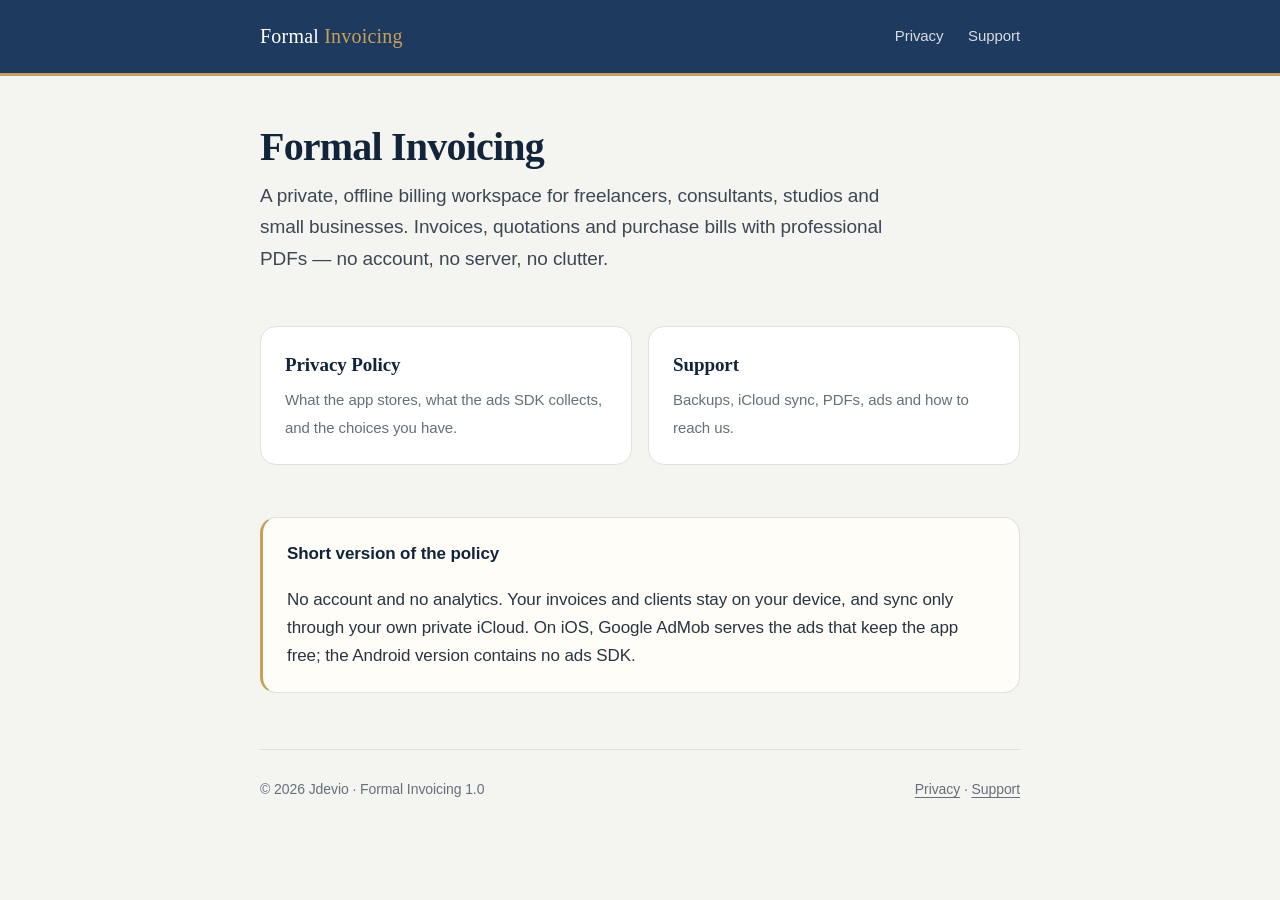
<file: index.html>
<!doctype html>
<html lang="en">
<head>
<meta charset="utf-8">
<meta name="viewport" content="width=device-width, initial-scale=1">
<title>Formal Invoicing — Privacy and Support</title>
<meta name="description" content="Privacy policy and support for Formal Invoicing, the offline invoicing app for iPhone, iPad and Android.">
<link rel="stylesheet" href="assets/style.css">
</head>
<body>
<header class="site">
  <div class="wrap">
    <a class="brand" href="./">Formal <span>Invoicing</span></a>
    <nav class="site">
      <a href="privacy/">Privacy</a>
      <a href="support/">Support</a>
    </nav>
  </div>
</header>

<main class="wrap">
  <h1>Formal Invoicing</h1>
  <p class="lede">A private, offline billing workspace for freelancers, consultants, studios and small businesses. Invoices, quotations and purchase bills with professional PDFs — no account, no server, no clutter.</p>

  <div class="grid">
    <a class="card" href="privacy/">
      <strong>Privacy Policy</strong>
      <span>What the app stores, what the ads SDK collects, and the choices you have.</span>
    </a>
    <a class="card" href="support/">
      <strong>Support</strong>
      <span>Backups, iCloud sync, PDFs, ads and how to reach us.</span>
    </a>
  </div>

  <div class="card callout">
    <h3>Short version of the policy</h3>
    <p style="margin-bottom:0">No account and no analytics. Your invoices and clients stay on your device, and sync only through your own private iCloud. On iOS, Google AdMob serves the ads that keep the app free; the Android version contains no ads SDK.</p>
  </div>

  <footer class="site">
    <div class="row">
      <span>© 2026 Jdevio · Formal Invoicing 1.0</span>
      <span><a href="privacy/">Privacy</a> · <a href="support/">Support</a></span>
    </div>
  </footer>
</main>
</body>
</html>
</file>
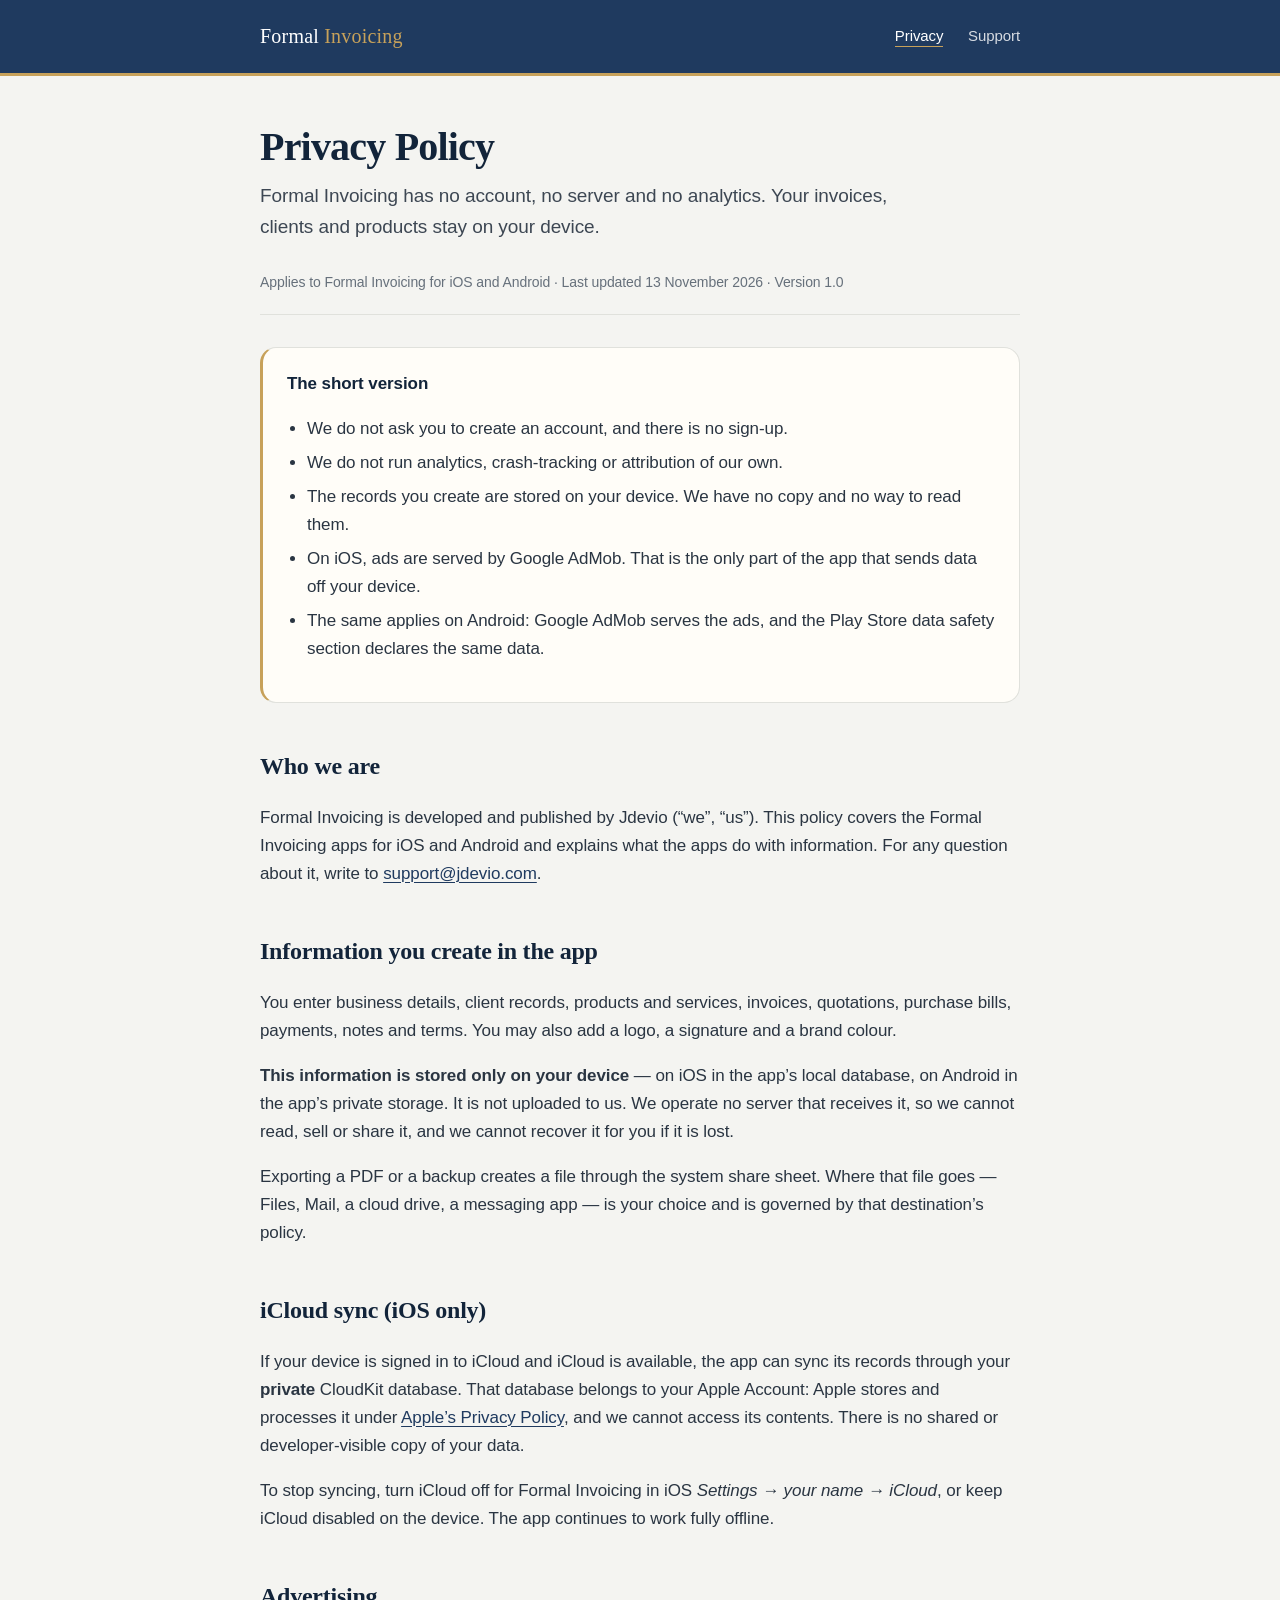
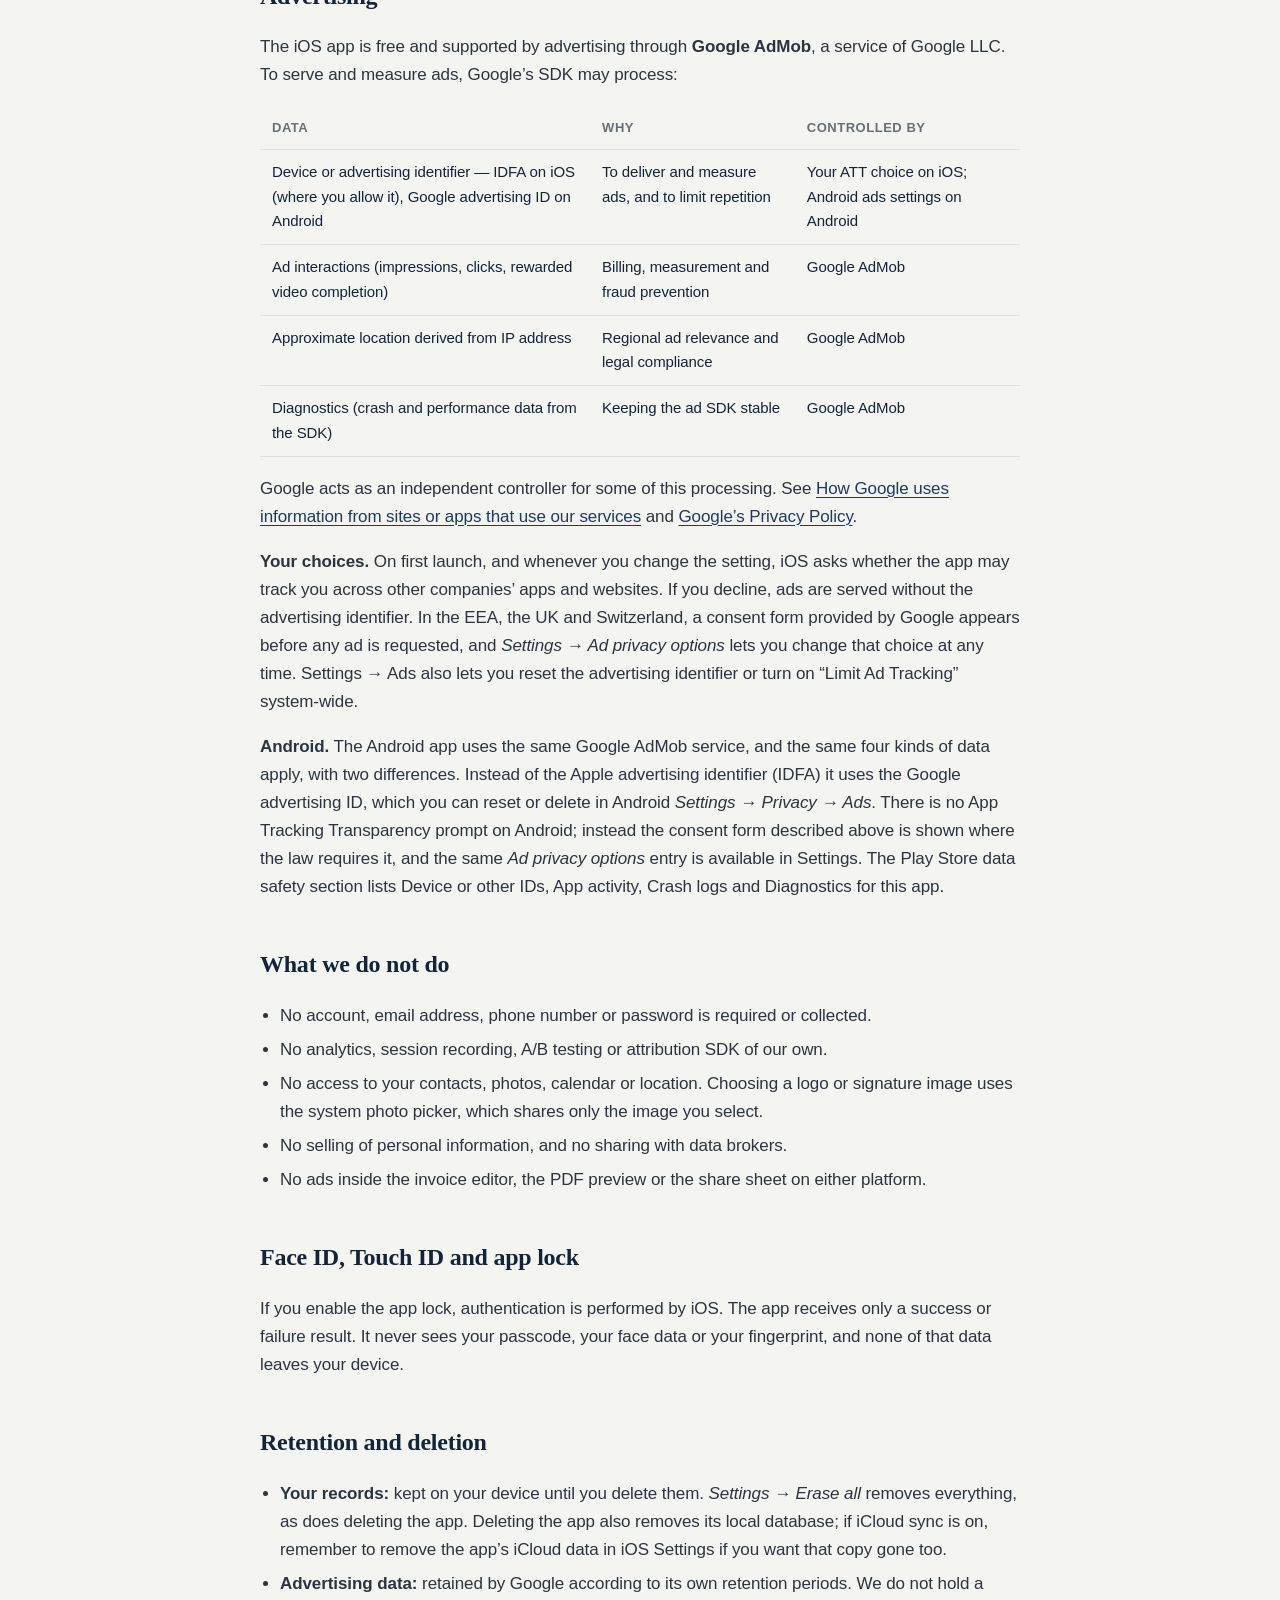
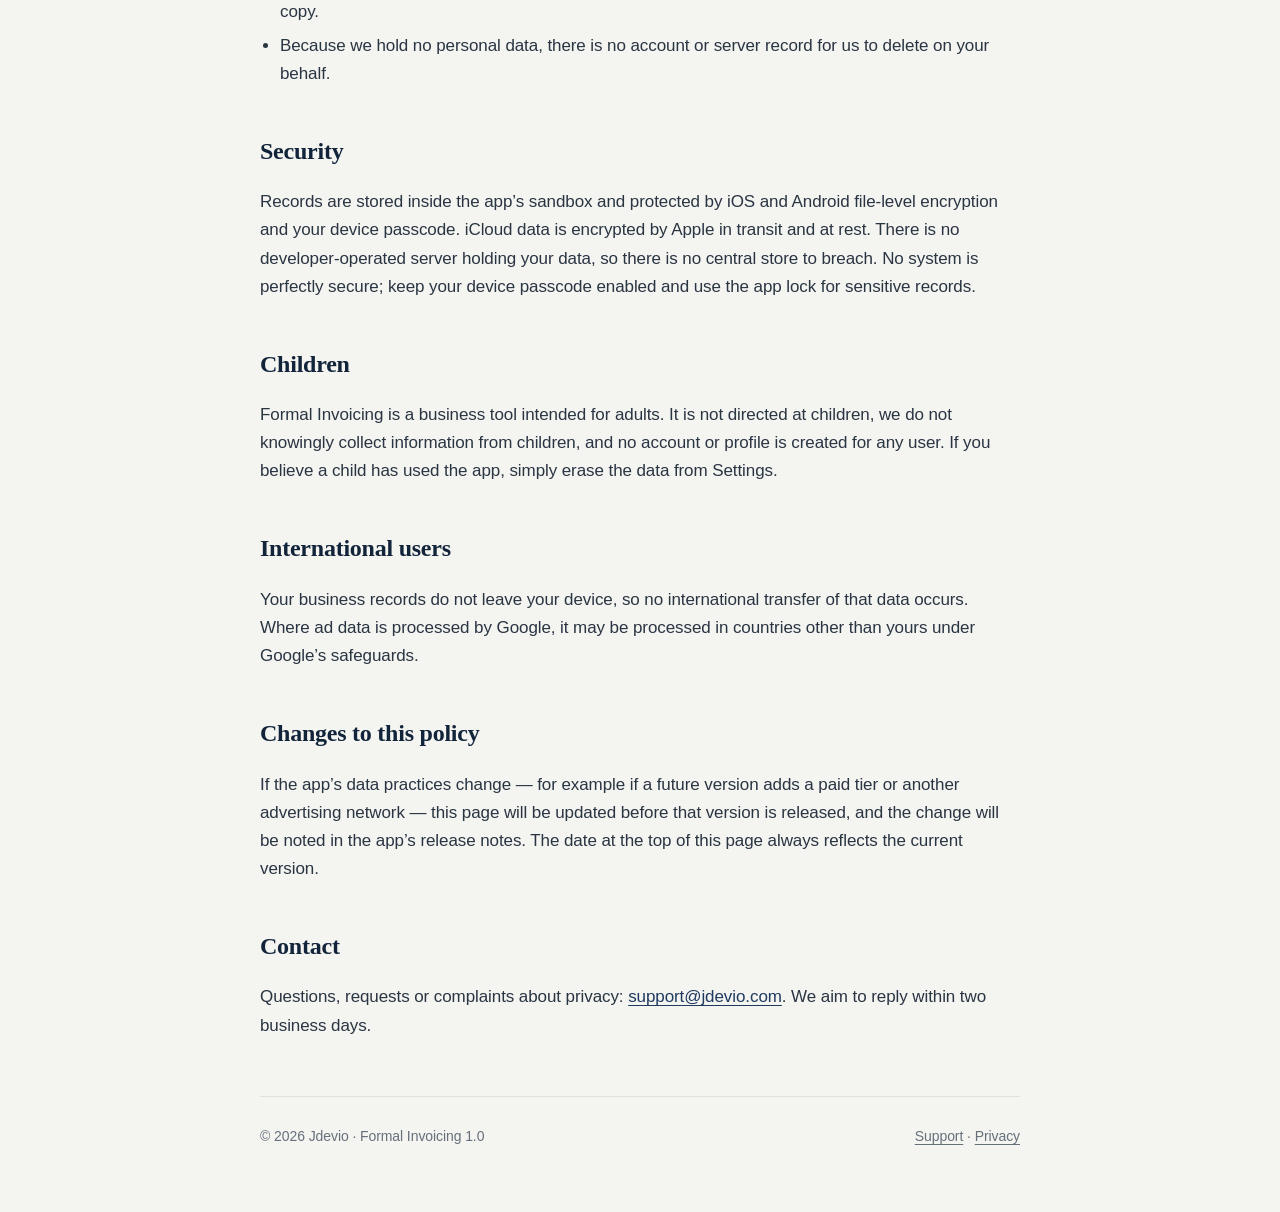
<file: privacy/index.html>
<!doctype html>
<html lang="en">
<head>
<meta charset="utf-8">
<meta name="viewport" content="width=device-width, initial-scale=1">
<title>Privacy Policy — Formal Invoicing</title>
<meta name="description" content="How Formal Invoicing handles your data: no account, no analytics, your records stay on your device.">
<link rel="stylesheet" href="../assets/style.css">
</head>
<body>
<header class="site">
  <div class="wrap">
    <a class="brand" href="../">Formal <span>Invoicing</span></a>
    <nav class="site">
      <a href="./" aria-current="page">Privacy</a>
      <a href="../support/">Support</a>
    </nav>
  </div>
</header>

<main class="wrap">
  <h1>Privacy Policy</h1>
  <p class="lede">Formal Invoicing has no account, no server and no analytics. Your invoices, clients and products stay on your device.</p>
  <p class="meta">Applies to Formal Invoicing for iOS and Android · Last updated 13 November 2026 · Version 1.0</p>

  <div class="card callout">
    <h3>The short version</h3>
    <ul>
      <li>We do not ask you to create an account, and there is no sign-up.</li>
      <li>We do not run analytics, crash-tracking or attribution of our own.</li>
      <li>The records you create are stored on your device. We have no copy and no way to read them.</li>
      <li>On iOS, ads are served by Google AdMob. That is the only part of the app that sends data off your device.</li>
      <li>The same applies on Android: Google AdMob serves the ads, and the Play Store data safety section declares the same data.</li>
    </ul>
  </div>

  <h2>Who we are</h2>
  <p>Formal Invoicing is developed and published by Jdevio (“we”, “us”). This policy covers the Formal Invoicing apps for iOS and Android and explains what the apps do with information. For any question about it, write to <a href="mailto:support@jdevio.com">support@jdevio.com</a>.</p>

  <h2>Information you create in the app</h2>
  <p>You enter business details, client records, products and services, invoices, quotations, purchase bills, payments, notes and terms. You may also add a logo, a signature and a brand colour.</p>
  <p><strong>This information is stored only on your device</strong> — on iOS in the app’s local database, on Android in the app’s private storage. It is not uploaded to us. We operate no server that receives it, so we cannot read, sell or share it, and we cannot recover it for you if it is lost.</p>
  <p>Exporting a PDF or a backup creates a file through the system share sheet. Where that file goes — Files, Mail, a cloud drive, a messaging app — is your choice and is governed by that destination’s policy.</p>

  <h2>iCloud sync (iOS only)</h2>
  <p>If your device is signed in to iCloud and iCloud is available, the app can sync its records through your <strong>private</strong> CloudKit database. That database belongs to your Apple Account: Apple stores and processes it under <a href="https://www.apple.com/legal/privacy/">Apple’s Privacy Policy</a>, and we cannot access its contents. There is no shared or developer-visible copy of your data.</p>
  <p>To stop syncing, turn iCloud off for Formal Invoicing in iOS <em>Settings → your name → iCloud</em>, or keep iCloud disabled on the device. The app continues to work fully offline.</p>

  <h2>Advertising</h2>
  <p>The iOS app is free and supported by advertising through <strong>Google AdMob</strong>, a service of Google LLC. To serve and measure ads, Google’s SDK may process:</p>
  <table>
    <thead><tr><th>Data</th><th>Why</th><th>Controlled by</th></tr></thead>
    <tbody>
      <tr><td>Device or advertising identifier — IDFA on iOS (where you allow it), Google advertising ID on Android</td><td>To deliver and measure ads, and to limit repetition</td><td>Your ATT choice on iOS; Android ads settings on Android</td></tr>
      <tr><td>Ad interactions (impressions, clicks, rewarded video completion)</td><td>Billing, measurement and fraud prevention</td><td>Google AdMob</td></tr>
      <tr><td>Approximate location derived from IP address</td><td>Regional ad relevance and legal compliance</td><td>Google AdMob</td></tr>
      <tr><td>Diagnostics (crash and performance data from the SDK)</td><td>Keeping the ad SDK stable</td><td>Google AdMob</td></tr>
    </tbody>
  </table>
  <p>Google acts as an independent controller for some of this processing. See <a href="https://policies.google.com/technologies/partner-sites">How Google uses information from sites or apps that use our services</a> and <a href="https://policies.google.com/privacy">Google’s Privacy Policy</a>.</p>
  <p><strong>Your choices.</strong> On first launch, and whenever you change the setting, iOS asks whether the app may track you across other companies’ apps and websites. If you decline, ads are served without the advertising identifier. In the EEA, the UK and Switzerland, a consent form provided by Google appears before any ad is requested, and <em>Settings → Ad privacy options</em> lets you change that choice at any time. Settings → Ads also lets you reset the advertising identifier or turn on “Limit Ad Tracking” system-wide.</p>
  <p><strong>Android.</strong> The Android app uses the same Google AdMob service, and the same four kinds of data apply, with two differences. Instead of the Apple advertising identifier (IDFA) it uses the Google advertising ID, which you can reset or delete in Android <em>Settings → Privacy → Ads</em>. There is no App Tracking Transparency prompt on Android; instead the consent form described above is shown where the law requires it, and the same <em>Ad privacy options</em> entry is available in Settings. The Play Store data safety section lists Device or other IDs, App activity, Crash logs and Diagnostics for this app.</p>

  <h2>What we do not do</h2>
  <ul>
    <li>No account, email address, phone number or password is required or collected.</li>
    <li>No analytics, session recording, A/B testing or attribution SDK of our own.</li>
    <li>No access to your contacts, photos, calendar or location. Choosing a logo or signature image uses the system photo picker, which shares only the image you select.</li>
    <li>No selling of personal information, and no sharing with data brokers.</li>
    <li>No ads inside the invoice editor, the PDF preview or the share sheet on either platform.</li>
  </ul>

  <h2>Face ID, Touch ID and app lock</h2>
  <p>If you enable the app lock, authentication is performed by iOS. The app receives only a success or failure result. It never sees your passcode, your face data or your fingerprint, and none of that data leaves your device.</p>

  <h2>Retention and deletion</h2>
  <ul>
    <li><strong>Your records:</strong> kept on your device until you delete them. <em>Settings → Erase all</em> removes everything, as does deleting the app. Deleting the app also removes its local database; if iCloud sync is on, remember to remove the app’s iCloud data in iOS Settings if you want that copy gone too.</li>
    <li><strong>Advertising data:</strong> retained by Google according to its own retention periods. We do not hold a copy.</li>
    <li>Because we hold no personal data, there is no account or server record for us to delete on your behalf.</li>
  </ul>

  <h2>Security</h2>
  <p>Records are stored inside the app’s sandbox and protected by iOS and Android file-level encryption and your device passcode. iCloud data is encrypted by Apple in transit and at rest. There is no developer-operated server holding your data, so there is no central store to breach. No system is perfectly secure; keep your device passcode enabled and use the app lock for sensitive records.</p>

  <h2>Children</h2>
  <p>Formal Invoicing is a business tool intended for adults. It is not directed at children, we do not knowingly collect information from children, and no account or profile is created for any user. If you believe a child has used the app, simply erase the data from Settings.</p>

  <h2>International users</h2>
  <p>Your business records do not leave your device, so no international transfer of that data occurs. Where ad data is processed by Google, it may be processed in countries other than yours under Google’s safeguards.</p>

  <h2>Changes to this policy</h2>
  <p>If the app’s data practices change — for example if a future version adds a paid tier or another advertising network — this page will be updated before that version is released, and the change will be noted in the app’s release notes. The date at the top of this page always reflects the current version.</p>

  <h2>Contact</h2>
  <p>Questions, requests or complaints about privacy: <a href="mailto:support@jdevio.com">support@jdevio.com</a>. We aim to reply within two business days.</p>

  <footer class="site">
    <div class="row">
      <span>© 2026 Jdevio · Formal Invoicing 1.0</span>
      <span><a href="../support/">Support</a> · <a href="./">Privacy</a></span>
    </div>
  </footer>
</main>
</body>
</html>
</file>
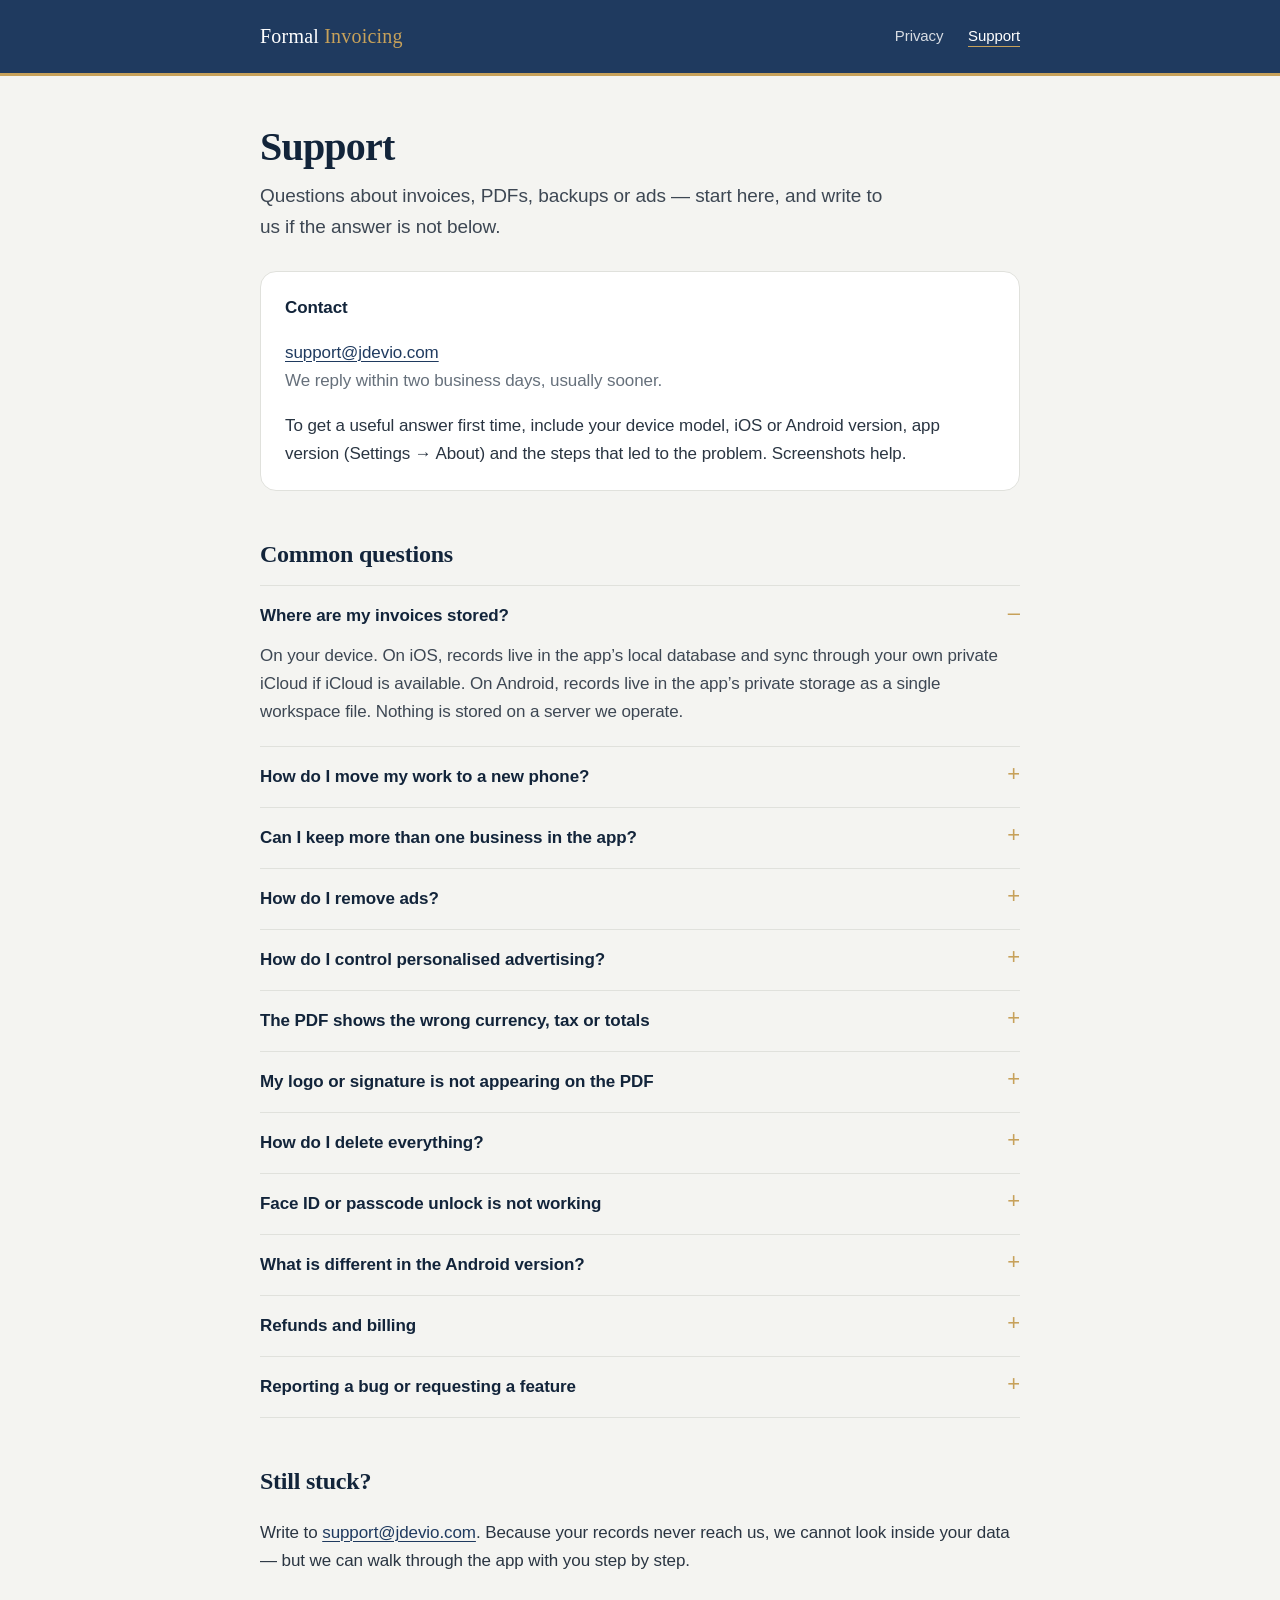
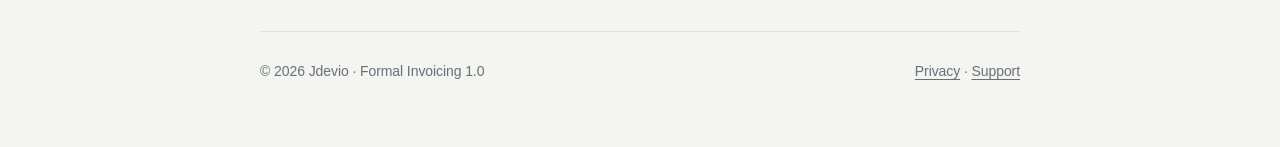
<file: support/index.html>
<!doctype html>
<html lang="en">
<head>
<meta charset="utf-8">
<meta name="viewport" content="width=device-width, initial-scale=1">
<title>Support — Formal Invoicing</title>
<meta name="description" content="Help with Formal Invoicing: backups, iCloud sync, ads, invoices and PDFs.">
<link rel="stylesheet" href="../assets/style.css">
</head>
<body>
<header class="site">
  <div class="wrap">
    <a class="brand" href="../">Formal <span>Invoicing</span></a>
    <nav class="site">
      <a href="../privacy/">Privacy</a>
      <a href="./" aria-current="page">Support</a>
    </nav>
  </div>
</header>

<main class="wrap">
  <h1>Support</h1>
  <p class="lede">Questions about invoices, PDFs, backups or ads — start here, and write to us if the answer is not below.</p>

  <div class="card">
    <h3>Contact</h3>
    <p><a href="mailto:support@jdevio.com?subject=Formal%20Invoicing%20support">support@jdevio.com</a><br>
    <span style="color:#66707b">We reply within two business days, usually sooner.</span></p>
    <p style="margin-bottom:0">To get a useful answer first time, include your device model, iOS or Android version, app version (Settings → About) and the steps that led to the problem. Screenshots help.</p>
  </div>

  <h2>Common questions</h2>

  <details open>
    <summary>Where are my invoices stored?</summary>
    <p>On your device. On iOS, records live in the app’s local database and sync through your own private iCloud if iCloud is available. On Android, records live in the app’s private storage as a single workspace file. Nothing is stored on a server we operate.</p>
  </details>

  <details>
    <summary>How do I move my work to a new phone?</summary>
    <p><strong>iPhone or iPad:</strong> sign in to the same Apple Account with iCloud enabled and the workspace syncs automatically. You can also create a full JSON copy via <em>Settings → Backup</em>, then keep it wherever you keep important files.</p>
    <p><strong>Android:</strong> version 1.0 keeps everything on the device and has no export yet. Use your phone’s system backup or a manufacturer transfer tool before switching devices — and please do not uninstall the app before you have transferred your data.</p>
  </details>

  <details>
    <summary>Can I keep more than one business in the app?</summary>
    <p>Yes. Each business profile has its own clients, documents, catalogue, branding, currency and invoice numbering. Switch profiles from Home or Settings. Records you created before adding a second profile are moved to the first one.</p>
  </details>

  <details>
    <summary>How do I remove ads?</summary>
    <p>On iOS, open <em>Settings → Support the app</em> and watch a short video: ads are hidden for 24 hours across all of your business profiles. There is no purchase and no subscription.</p>
    <p>On Android, the same rewarded video is available in <em>Settings → Support the app</em>. Resetting the advertising ID in Android <em>Settings → Privacy → Ads</em> replaces the identifier used for personalisation; it does not remove ads.</p>
  </details>

  <details>
    <summary>How do I control personalised advertising?</summary>
    <p>On iOS, use <em>Settings → Ad privacy options</em> inside the app, or iOS <em>Settings → Privacy &amp; Security → Tracking</em>. Declining the tracking prompt does not remove ads; it removes the use of the advertising identifier for tracking. You can also reset the identifier in iOS Settings at any time.</p>
  </details>

  <details>
    <summary>The PDF shows the wrong currency, tax or totals</summary>
    <p>Currency is set per business profile in <em>Settings → Business</em>, and existing documents keep the currency they were created with. Tax and discount are configured per line and per document. If a total still looks wrong, check whether shipping or a document-level discount is applied — the invoice summary breaks out subtotal, discount, tax and shipping separately.</p>
  </details>

  <details>
    <summary>My logo or signature is not appearing on the PDF</summary>
    <p>Check <em>Settings → Branding</em>: a logo must be set for the active business profile, and for signatures confirm that “Include signature” is on with a signatory name. Signatures print above the footer, not in the totals block.</p>
  </details>

  <details>
    <summary>How do I delete everything?</summary>
    <p><em>Settings → Data → Erase all</em> removes every record, client, product and document from the device. Deleting the app also removes its local database. If iCloud sync is enabled, also remove the app’s iCloud data in iOS <em>Settings → your name → iCloud</em> so the synced copy is deleted too.</p>
  </details>

  <details>
    <summary>Face ID or passcode unlock is not working</summary>
    <p>Confirm the lock is enabled in <em>Settings → Security</em> and that Face ID is allowed for the app in iOS Settings. If the device passcode changed, re-open the app once and re-enable the lock. Locking out is not permanent — the device passcode always works as a fallback.</p>
  </details>

  <details>
    <summary>What is different in the Android version?</summary>
    <p>Android 1.0 covers invoices, quotations, purchase bills, clients, catalogue, payments, totals, PDF sharing, multiple business profiles, search and filters. Still to come: the receivables aging report and revenue chart, app lock, JSON backup export, custom logo upload and onboarding. We would rather say this plainly than surprise you after install.</p>
  </details>

  <details>
    <summary>Refunds and billing</summary>
    <p>Formal Invoicing is free and has no in-app purchases or subscriptions, so there is nothing to refund. If you see a charge associated with this app, it is not from us — check your Apple or Google purchase history.</p>
  </details>

  <details>
    <summary>Reporting a bug or requesting a feature</summary>
    <p>Email us with the steps to reproduce, your device and OS version, and your app version. Feature requests are read; the roadmap is driven by what small businesses ask for most.</p>
  </details>

  <h2>Still stuck?</h2>
  <p>Write to <a href="mailto:support@jdevio.com?subject=Formal%20Invoicing%20support">support@jdevio.com</a>. Because your records never reach us, we cannot look inside your data — but we can walk through the app with you step by step.</p>

  <footer class="site">
    <div class="row">
      <span>© 2026 Jdevio · Formal Invoicing 1.0</span>
      <span><a href="../privacy/">Privacy</a> · <a href="./">Support</a></span>
    </div>
  </footer>
</main>
</body>
</html>
</file>
<file: assets/style.css>
/* Formal Invoicing — legal & support pages
   Palette lifted from Design/Theme.swift: navy #1F3A5F, deep #12243A,
   gold #C7A15A, warm paper #F4F4F1. */

:root {
  --navy: #1f3a5f;
  --deep: #12243a;
  --gold: #c7a15a;
  --paper: #f4f4f1;
  --card: #ffffff;
  --ink: #12243a;
  --muted: #66707b;
  --line: #e0e1dc;
  --radius: 16px;
}

* { box-sizing: border-box; }

html { -webkit-text-size-adjust: 100%; }

body {
  margin: 0;
  background: var(--paper);
  color: var(--ink);
  font: 17px/1.65 -apple-system, BlinkMacSystemFont, "Segoe UI", Roboto, Helvetica, Arial, sans-serif;
  letter-spacing: -0.005em;
}

a { color: var(--navy); text-decoration-thickness: 1px; text-underline-offset: 3px; }
a:hover { color: var(--deep); }

header.site {
  background: var(--navy);
  color: #fff;
  border-bottom: 3px solid var(--gold);
}

.wrap { width: min(760px, calc(100% - 40px)); margin: 0 auto; }

header.site .wrap {
  display: flex;
  align-items: center;
  justify-content: space-between;
  gap: 16px;
  padding: 20px 0;
}

.brand {
  font-family: ui-serif, Georgia, "Times New Roman", serif;
  font-size: 20px;
  letter-spacing: 0.01em;
  color: #fff;
  text-decoration: none;
  white-space: nowrap;
}

.brand span { color: var(--gold); }

nav.site a {
  color: rgba(255, 255, 255, 0.82);
  text-decoration: none;
  font-size: 15px;
  margin-left: 20px;
  padding-bottom: 2px;
  border-bottom: 1px solid transparent;
}

nav.site a:hover, nav.site a[aria-current="page"] {
  color: #fff;
  border-bottom-color: var(--gold);
}

main { padding: 48px 0 24px; }

h1 {
  font-family: ui-serif, Georgia, "Times New Roman", serif;
  font-size: clamp(30px, 5vw, 40px);
  line-height: 1.15;
  letter-spacing: -0.02em;
  margin: 0 0 10px;
  color: var(--deep);
}

.lede {
  font-size: 19px;
  color: #3d4753;
  margin: 0 0 28px;
  max-width: 60ch;
}

.meta {
  font-size: 14px;
  color: var(--muted);
  margin: 0 0 32px;
  padding-bottom: 20px;
  border-bottom: 1px solid var(--line);
}

h2 {
  font-family: ui-serif, Georgia, "Times New Roman", serif;
  font-size: 24px;
  letter-spacing: -0.01em;
  margin: 44px 0 10px;
  color: var(--deep);
}

h3 { font-size: 17px; margin: 26px 0 8px; }

p, li { color: #2a3542; }

ul { padding-left: 20px; }
li { margin: 6px 0; }

.card {
  background: var(--card);
  border: 1px solid var(--line);
  border-radius: var(--radius);
  padding: 22px 24px;
  margin: 24px 0;
}

.card.callout {
  border-left: 3px solid var(--gold);
  background: #fffdf8;
}

.card h2, .card h3 { margin-top: 0; }

.grid {
  display: grid;
  grid-template-columns: repeat(auto-fit, minmax(240px, 1fr));
  gap: 16px;
  margin: 28px 0;
}

.grid a.card {
  display: block;
  text-decoration: none;
  color: inherit;
  transition: border-color 0.15s ease, transform 0.15s ease;
}

.grid a.card:hover { border-color: var(--gold); transform: translateY(-1px); }

.grid .card strong {
  display: block;
  font-family: ui-serif, Georgia, serif;
  font-size: 19px;
  color: var(--deep);
  margin-bottom: 6px;
}

.grid .card span { color: var(--muted); font-size: 15px; }

details {
  border-top: 1px solid var(--line);
  padding: 16px 0;
}

details:last-of-type { border-bottom: 1px solid var(--line); }

summary {
  cursor: pointer;
  font-weight: 600;
  color: var(--deep);
  list-style: none;
}

summary::-webkit-details-marker { display: none; }

summary::after {
  content: "+";
  float: right;
  color: var(--gold);
  font-weight: 400;
  font-size: 22px;
  line-height: 1;
}

details[open] summary::after { content: "–"; }

details p { margin: 12px 0 4px; color: #3d4753; }

table {
  width: 100%;
  border-collapse: collapse;
  font-size: 15px;
  margin: 18px 0;
}

th, td {
  text-align: left;
  padding: 10px 12px;
  border-bottom: 1px solid var(--line);
  vertical-align: top;
}

th { color: var(--muted); font-weight: 600; font-size: 13px; text-transform: uppercase; letter-spacing: 0.04em; }

code {
  background: #eceee9;
  border-radius: 5px;
  padding: 1px 5px;
  font-size: 0.9em;
}

footer.site {
  margin-top: 56px;
  padding: 28px 0 40px;
  border-top: 1px solid var(--line);
  font-size: 14px;
  color: var(--muted);
}

footer.site a { color: var(--muted); }
footer.site .row { display: flex; flex-wrap: wrap; gap: 8px 20px; justify-content: space-between; }

@media (max-width: 520px) {
  header.site .wrap { flex-direction: column; align-items: flex-start; gap: 10px; }
  nav.site a { margin: 0 16px 0 0; }
  main { padding-top: 32px; }
}

@media (prefers-color-scheme: dark) {
  :root {
    --paper: #0c1117;
    --card: #151c24;
    --ink: #e8eaed;
    --deep: #f2f4f0;
    --muted: #949ca5;
    --line: #2c353f;
  }
  body { background: var(--paper); color: var(--ink); }
  p, li, details p { color: #c6ccd3; }
  .lede { color: #b6bec7; }
  .card.callout { background: #1a222b; }
  code { background: #232c36; }
  a { color: #e6cf9e; }
  header.site { background: #0a121c; }
}
</file>
